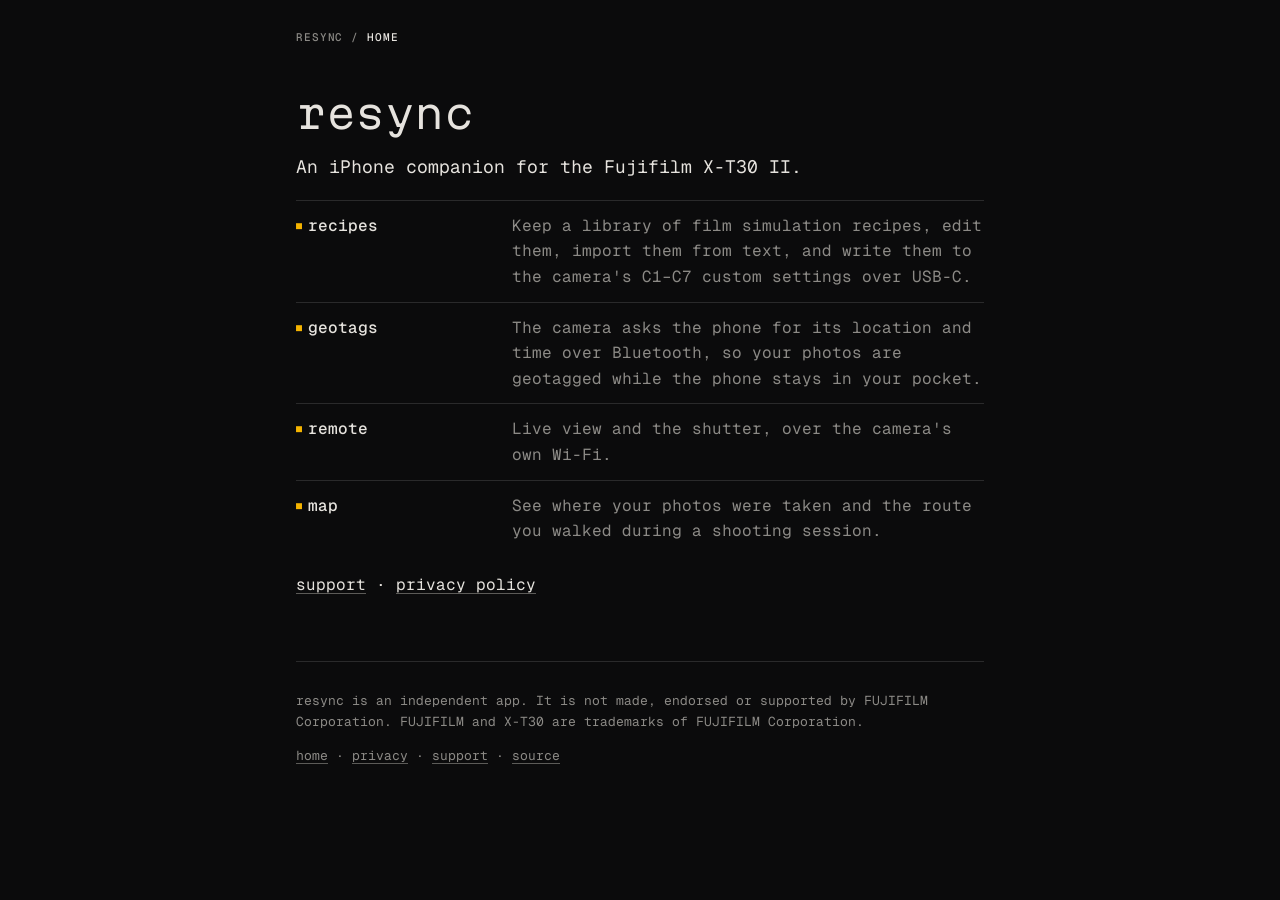
<file: docs/index.html>
<!doctype html>
<html lang="en">
<head>
<meta charset="utf-8">
<meta name="viewport" content="width=device-width, initial-scale=1">
<title>resync</title>
<meta name="description" content="An iPhone companion for the Fujifilm X-T30 II: film recipes, geotags and a remote shutter.">
<link rel="preconnect" href="https://fonts.googleapis.com">
<link rel="preconnect" href="https://fonts.gstatic.com" crossorigin>
<link href="https://fonts.googleapis.com/css2?family=Geist+Mono:wght@400;500&family=Martian+Mono:wdth,wght@112.5,300&display=swap" rel="stylesheet">
<link rel="stylesheet" href="style.css">
</head>
<body>
<main>
<nav class="path"><a href="./">resync</a> / <span>home</span></nav>

<h1>resync</h1>
<p class="lede">An iPhone companion for the Fujifilm X-T30 II.</p>
<dl class="rows">
<dt>recipes</dt><dd>Keep a library of film simulation recipes, edit them, import them from text, and write them to the camera's C1–C7 custom settings over USB-C.</dd>
<dt>geotags</dt><dd>The camera asks the phone for its location and time over Bluetooth, so your photos are geotagged while the phone stays in your pocket.</dd>
<dt>remote</dt><dd>Live view and the shutter, over the camera's own Wi-Fi.</dd>
<dt>map</dt><dd>See where your photos were taken and the route you walked during a shooting session.</dd>
</dl>
<p><a href="support.html">support</a> · <a href="privacy.html">privacy policy</a></p>
<footer>
<p>resync is an independent app. It is not made, endorsed or supported by FUJIFILM Corporation. FUJIFILM and X-T30 are trademarks of FUJIFILM Corporation.</p>
<p><a href="./">home</a> · <a href="privacy.html">privacy</a> · <a href="support.html">support</a> · <a href="https://github.com/dopplerDistortion/fuji-resync">source</a></p>
</footer>
</main>
</body>
</html>
</file>
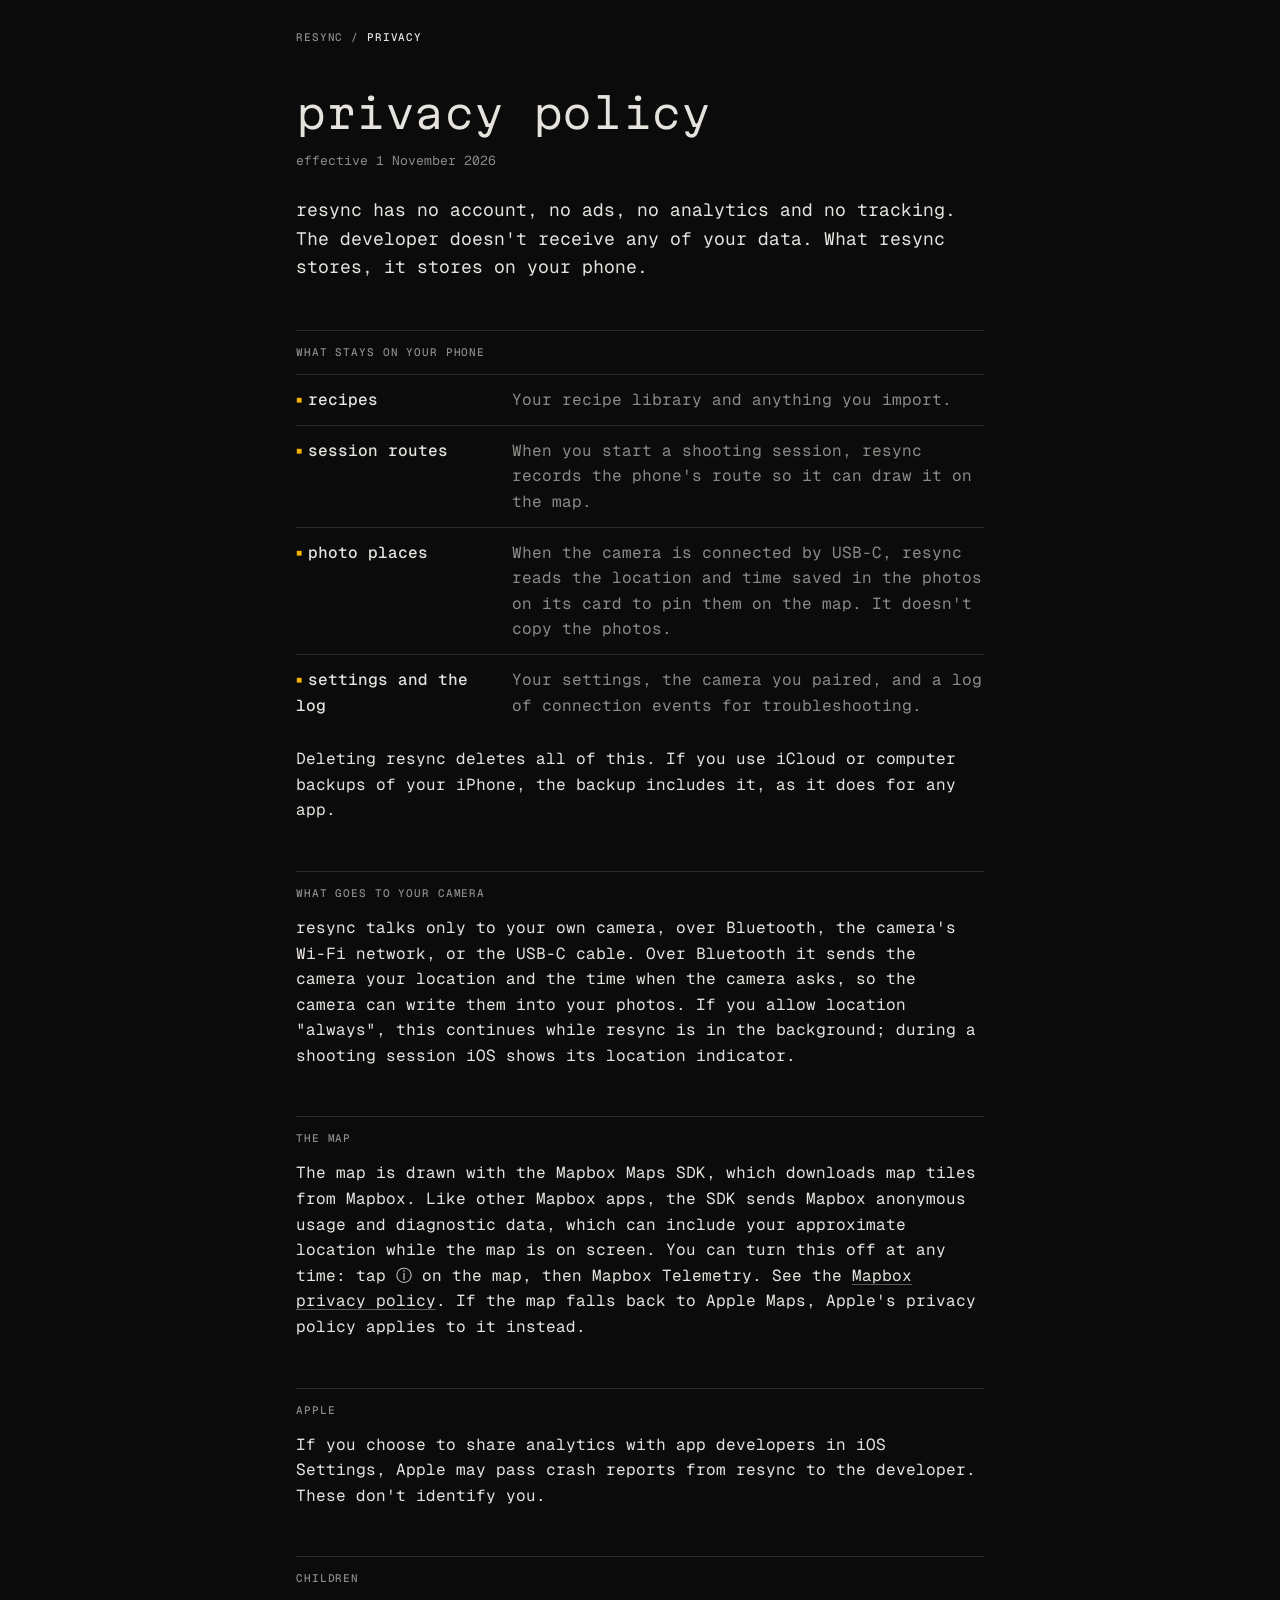
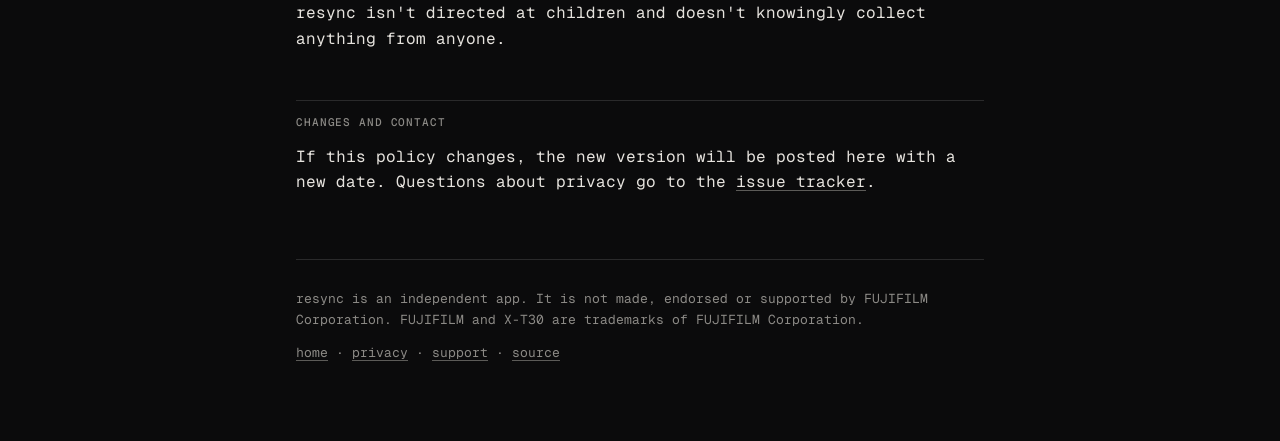
<file: docs/privacy.html>
<!doctype html>
<html lang="en">
<head>
<meta charset="utf-8">
<meta name="viewport" content="width=device-width, initial-scale=1">
<title>resync privacy policy</title>
<meta name="description" content="What resync does with your location, photos and other data.">
<link rel="preconnect" href="https://fonts.googleapis.com">
<link rel="preconnect" href="https://fonts.gstatic.com" crossorigin>
<link href="https://fonts.googleapis.com/css2?family=Geist+Mono:wght@400;500&family=Martian+Mono:wdth,wght@112.5,300&display=swap" rel="stylesheet">
<link rel="stylesheet" href="style.css">
</head>
<body>
<main>
<nav class="path"><a href="./">resync</a> / <span>privacy</span></nav>

<h1>privacy policy</h1>
<p class="meta">effective 1 November 2026</p>
<p class="lede">resync has no account, no ads, no analytics and no tracking. The developer doesn't receive any of your data. What resync stores, it stores on your phone.</p>

<h2>what stays on your phone</h2>
<dl class="rows">
<dt>recipes</dt><dd>Your recipe library and anything you import.</dd>
<dt>session routes</dt><dd>When you start a shooting session, resync records the phone's route so it can draw it on the map.</dd>
<dt>photo places</dt><dd>When the camera is connected by USB-C, resync reads the location and time saved in the photos on its card to pin them on the map. It doesn't copy the photos.</dd>
<dt>settings and the log</dt><dd>Your settings, the camera you paired, and a log of connection events for troubleshooting.</dd>
</dl>
<p>Deleting resync deletes all of this. If you use iCloud or computer backups of your iPhone, the backup includes it, as it does for any app.</p>

<h2>what goes to your camera</h2>
<p>resync talks only to your own camera, over Bluetooth, the camera's Wi-Fi network, or the USB-C cable. Over Bluetooth it sends the camera your location and the time when the camera asks, so the camera can write them into your photos. If you allow location "always", this continues while resync is in the background; during a shooting session iOS shows its location indicator.</p>

<h2>the map</h2>
<p>The map is drawn with the Mapbox Maps SDK, which downloads map tiles from Mapbox. Like other Mapbox apps, the SDK sends Mapbox anonymous usage and diagnostic data, which can include your approximate location while the map is on screen. You can turn this off at any time: tap ⓘ on the map, then Mapbox Telemetry. See the <a href="https://www.mapbox.com/legal/privacy">Mapbox privacy policy</a>. If the map falls back to Apple Maps, Apple's privacy policy applies to it instead.</p>

<h2>Apple</h2>
<p>If you choose to share analytics with app developers in iOS Settings, Apple may pass crash reports from resync to the developer. These don't identify you.</p>

<h2>children</h2>
<p>resync isn't directed at children and doesn't knowingly collect anything from anyone.</p>

<h2>changes and contact</h2>
<p>If this policy changes, the new version will be posted here with a new date. Questions about privacy go to the <a href="https://github.com/dopplerDistortion/fuji-resync/issues">issue tracker</a>.</p>
<footer>
<p>resync is an independent app. It is not made, endorsed or supported by FUJIFILM Corporation. FUJIFILM and X-T30 are trademarks of FUJIFILM Corporation.</p>
<p><a href="./">home</a> · <a href="privacy.html">privacy</a> · <a href="support.html">support</a> · <a href="https://github.com/dopplerDistortion/fuji-resync">source</a></p>
</footer>
</main>
</body>
</html>
</file>
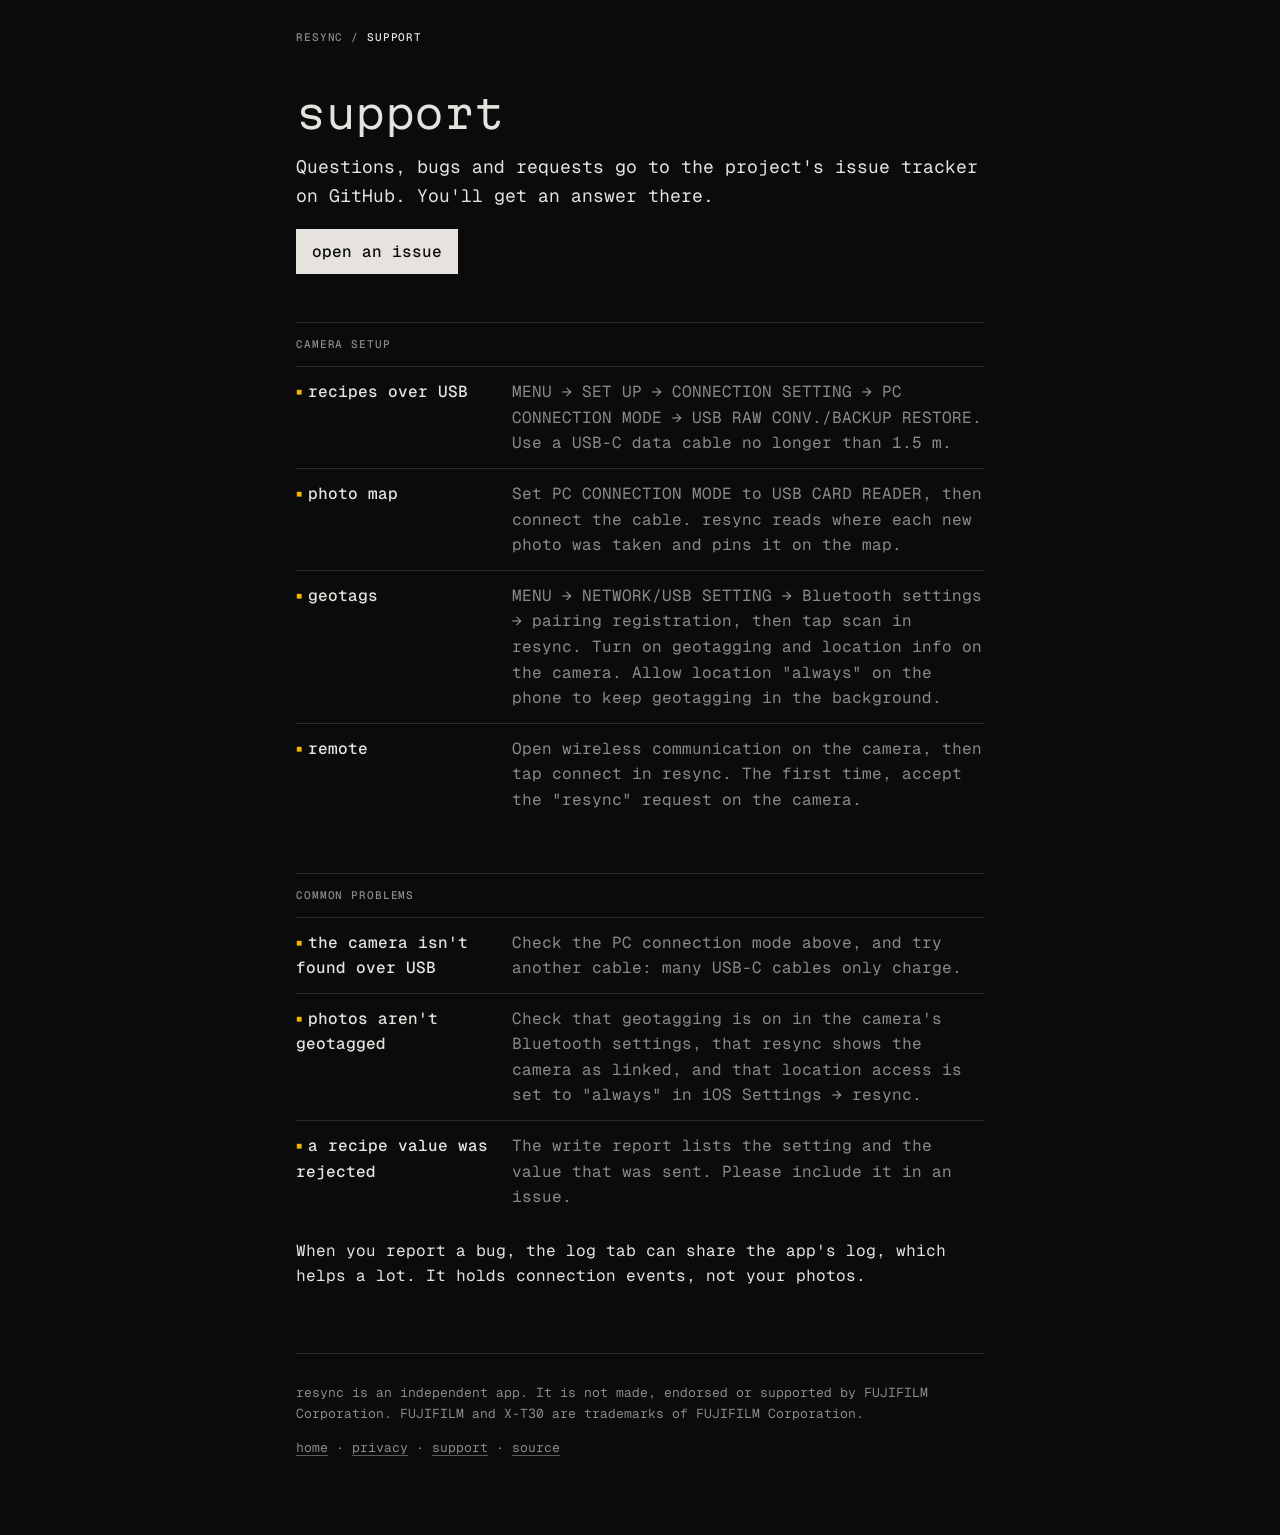
<file: docs/support.html>
<!doctype html>
<html lang="en">
<head>
<meta charset="utf-8">
<meta name="viewport" content="width=device-width, initial-scale=1">
<title>resync support</title>
<meta name="description" content="Help, camera setup and how to report a problem with resync.">
<link rel="preconnect" href="https://fonts.googleapis.com">
<link rel="preconnect" href="https://fonts.gstatic.com" crossorigin>
<link href="https://fonts.googleapis.com/css2?family=Geist+Mono:wght@400;500&family=Martian+Mono:wdth,wght@112.5,300&display=swap" rel="stylesheet">
<link rel="stylesheet" href="style.css">
</head>
<body>
<main>
<nav class="path"><a href="./">resync</a> / <span>support</span></nav>

<h1>support</h1>
<p class="lede">Questions, bugs and requests go to the project's issue tracker on GitHub. You'll get an answer there.</p>
<p><a class="button" href="https://github.com/dopplerDistortion/fuji-resync/issues/new">open an issue</a></p>
<h2>camera setup</h2>
<dl class="rows">
<dt>recipes over USB</dt><dd>MENU → SET UP → CONNECTION SETTING → PC CONNECTION MODE → USB RAW CONV./BACKUP RESTORE. Use a USB-C data cable no longer than 1.5 m.</dd>
<dt>photo map</dt><dd>Set PC CONNECTION MODE to USB CARD READER, then connect the cable. resync reads where each new photo was taken and pins it on the map.</dd>
<dt>geotags</dt><dd>MENU → NETWORK/USB SETTING → Bluetooth settings → pairing registration, then tap scan in resync. Turn on geotagging and location info on the camera. Allow location "always" on the phone to keep geotagging in the background.</dd>
<dt>remote</dt><dd>Open wireless communication on the camera, then tap connect in resync. The first time, accept the "resync" request on the camera.</dd>
</dl>
<h2>common problems</h2>
<dl class="rows">
<dt>the camera isn't found over USB</dt><dd>Check the PC connection mode above, and try another cable: many USB-C cables only charge.</dd>
<dt>photos aren't geotagged</dt><dd>Check that geotagging is on in the camera's Bluetooth settings, that resync shows the camera as linked, and that location access is set to "always" in iOS Settings → resync.</dd>
<dt>a recipe value was rejected</dt><dd>The write report lists the setting and the value that was sent. Please include it in an issue.</dd>
</dl>
<p>When you report a bug, the log tab can share the app's log, which helps a lot. It holds connection events, not your photos.</p>
<footer>
<p>resync is an independent app. It is not made, endorsed or supported by FUJIFILM Corporation. FUJIFILM and X-T30 are trademarks of FUJIFILM Corporation.</p>
<p><a href="./">home</a> · <a href="privacy.html">privacy</a> · <a href="support.html">support</a> · <a href="https://github.com/dopplerDistortion/fuji-resync">source</a></p>
</footer>
</main>
</body>
</html>
</file>
<file: docs/style.css>
/* goksen.ing tokens, dark only, square corners. */
:root {
  --background: #0B0B0C; --foreground: #E6E3DE; --card: #131314; --muted: #8C8A86;
  --border: #2A2A2B; --signal: #FF3B30; --warn: #F5B400; --mark: #5C5B58;
  color-scheme: dark;
}
* { box-sizing: border-box; }
html { background: var(--background); }
body { margin: 0; background: var(--background); color: var(--foreground);
  font: 400 16px/1.6 "Geist Mono", ui-monospace, monospace; }
main { max-width: 720px; margin: 0 auto; padding: 32px 16px 64px; }
a { color: var(--foreground); text-decoration-color: var(--mark); text-underline-offset: 3px; }
a:hover { text-decoration-color: var(--warn); }
.path { font: 500 11px/1 "Geist Mono", monospace; letter-spacing: .08em; text-transform: uppercase; color: var(--muted); margin-bottom: 48px; }
.path span { color: var(--foreground); }
.path a { color: var(--muted); text-decoration: none; }
h1 { font: 300 40px/1.1 "Martian Mono", monospace; font-stretch: 112.5%; margin: 0 0 16px; letter-spacing: -.01em; }
h2 { font: 500 11px/1 "Geist Mono", monospace; letter-spacing: .08em; text-transform: uppercase; color: var(--muted);
  border-top: 1px solid var(--border); padding-top: 16px; margin: 48px 0 16px; }
.lede { font-size: 18px; }
.meta { color: var(--muted); font-size: 13px; margin: 0 0 24px; }
.rows { margin: 0; display: grid; grid-template-columns: minmax(0, 1fr); gap: 0; }
.rows dt { font-weight: 500; padding-top: 12px; border-top: 1px solid var(--border); }
.rows dt::before { content: "■ "; color: var(--warn); font-size: 10px; vertical-align: 2px; }
.rows dd { margin: 4px 0 12px; color: var(--muted); }
.button { display: inline-block; background: var(--foreground); color: var(--background); padding: 10px 16px;
  text-decoration: none; font-weight: 500; }
.button:hover { background: var(--warn); }
footer { margin-top: 64px; border-top: 1px solid var(--border); padding-top: 16px; color: var(--muted); font-size: 13px; }
footer a { color: var(--muted); }
@media (min-width: 640px) {
  .rows { grid-template-columns: 200px minmax(0, 1fr); }
  .rows dt, .rows dd { border-top: 1px solid var(--border); padding: 12px 0; margin: 0; }
  .rows dd { padding-left: 16px; }
}
</file>
